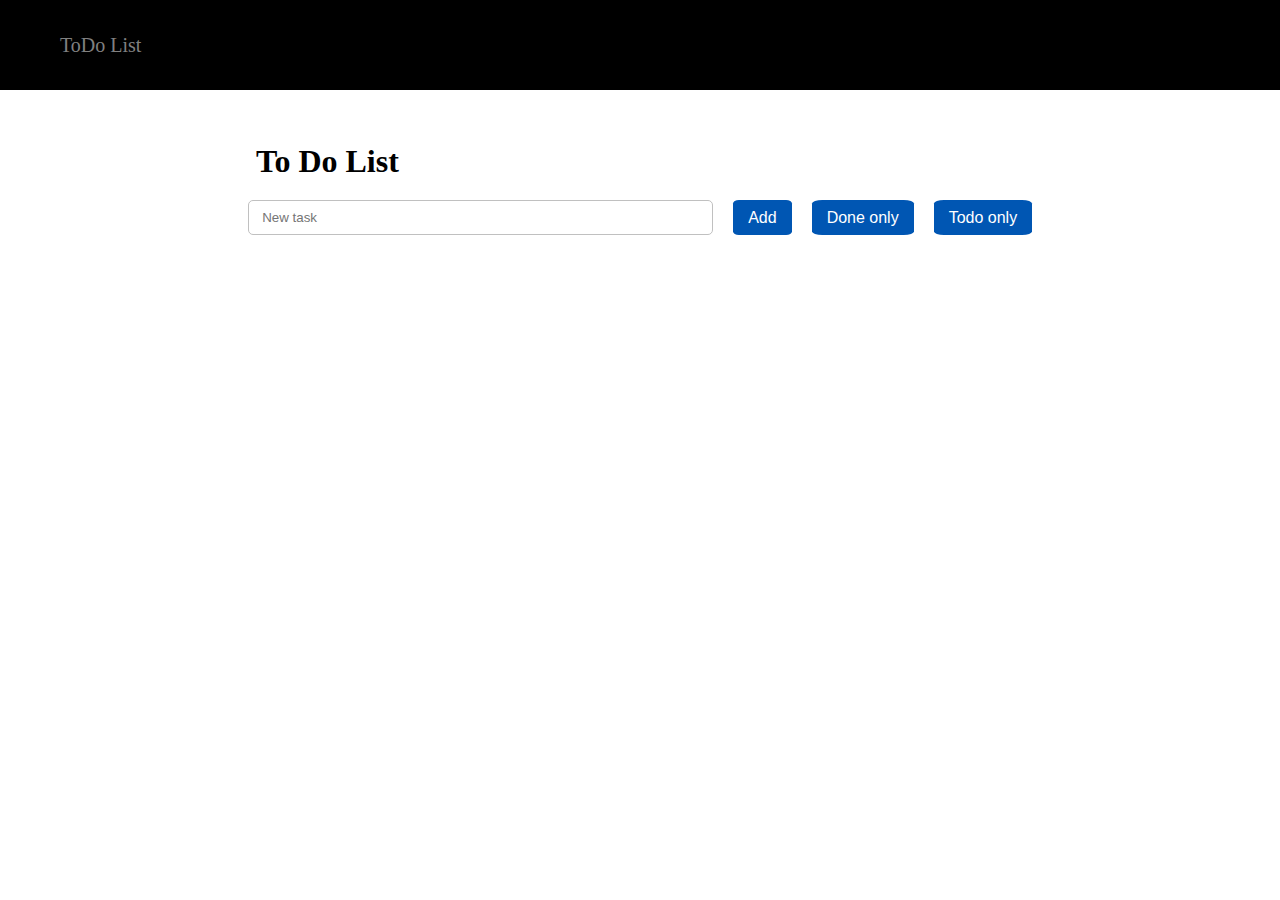
<file: lab3/index.html>
<!DOCTYPE html>
<html lang="en">
<head>
  <meta charset="UTF-8" />
  <meta name="viewport" content="width=device-width, initial-scale=1.0" />
  <link rel="stylesheet" href="styles.css" />
  <title>To Do List</title>
</head>
<body>

  <header class="header-container">
    <p id="header-title">ToDo List</p>
  </header>

  <div class="paragraph-container">
    <h1>To Do List</h1>
  </div>

  <main class="main-container">
    <div class="form-container">
      <form id="todo-form">
        <input type="text" id="todo-input" placeholder="New task" required />
        <button type="submit">Add</button>

        <!-- NEW: Filter buttons -->
        <button type="button" class="filter-btn" id="filter-done">Done only</button>
        <button type="button" class="filter-btn" id="filter-active">Todo only</button>
      </form>
    </div>

    <div class="task-container">
      <ul class="task-list" id="task-list"></ul>
    </div>
  </main>

  <script src="script.js"></script>
</body>
</html>
</file>
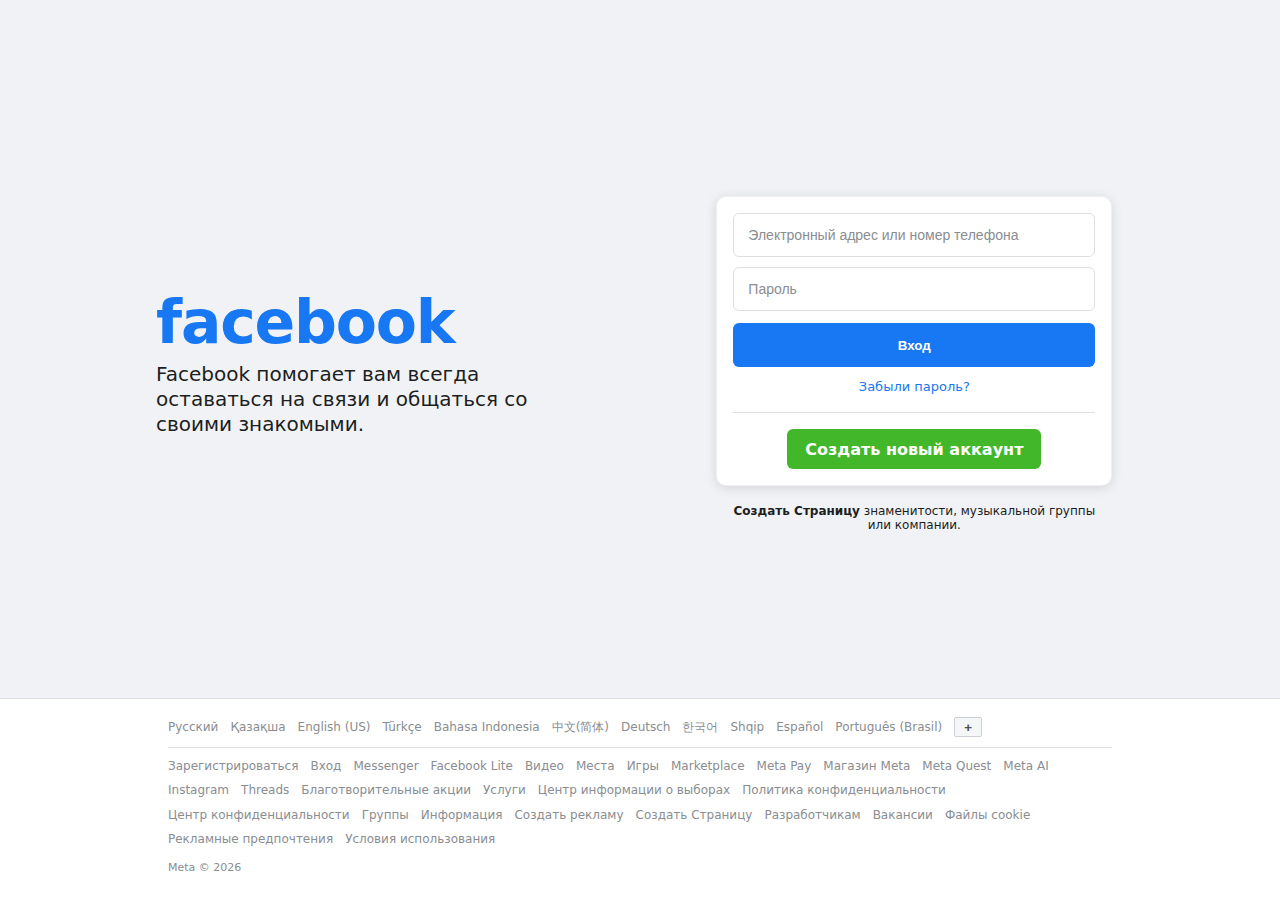
<file: lab2/task1/index.html>
<!doctype html>
<html lang="ru">
<head>
  <meta charset="utf-8" />
  <meta name="viewport" content="width=device-width, initial-scale=1" />
  <title>Task 1 — Facebook Login</title>
  <link rel="stylesheet" href="styles.css" />
</head>
<body>
  <div class="app">
    <main class="content" aria-label="Facebook login page mock">
      <section class="shell" aria-label="Login content">
        <div class="brand" aria-label="Facebook info">
          <h1 class="logo" aria-label="Facebook">facebook</h1>
          <p class="tagline">
            Facebook помогает вам всегда<br>
            оставаться на связи и общаться со<br>
            своими знакомыми.
          </p>
        </div>

        <section class="right" aria-label="Login side">
          <section class="card" aria-label="Login card">
            <form class="form" action="#" method="post" aria-label="Login form">
              <input
                class="input"
                id="email"
                name="email"
                type="text"
                autocomplete="username"
                required
                placeholder="Электронный адрес или номер телефона"
              />

              <input
                class="input"
                id="password" 
                name="password"
                type="password"
                autocomplete="current-password"
                required
                placeholder="Пароль"
              />

              <button class="btn btn-primary" type="submit">Вход</button>

              <a class="forgot" href="#" aria-label="Forgot password link">Забыли пароль?</a>

              <div class="divider" role="separator" aria-label="Divider"></div>

              <a class="btn btn-green" href="#" role="button" aria-label="Create new account link">
                Создать новый аккаунт
              </a>
            </form>
          </section>

          <p class="below">
            <a href="#" class="below-link">Создать Страницу</a> знаменитости, музыкальной группы<br>
            или компании.
          </p>
        </section>
      </section>
    </main>

    <footer class="footer" aria-label="Footer">
      <div class="footer-inner">
        <div class="langs" aria-label="Languages">
          <a href="#">Русский</a>
          <a href="#">Қазақша</a>
          <a href="#">English (US)</a>
          <a href="#">Türkçe</a>
          <a href="#">Bahasa Indonesia</a>
          <a href="#">中文(简体)</a>
          <a href="#">Deutsch</a>
          <a href="#">한국어</a>
          <a href="#">Shqip</a>
          <a href="#">Español</a>
          <a href="#">Português (Brasil)</a>
          <button class="more" aria-label="More languages">+</button>
        </div>

        <div class="links" aria-label="Links">
          <a href="#">Зарегистрироваться</a>
          <a href="#">Вход</a>
          <a href="#">Messenger</a>
          <a href="#">Facebook Lite</a>
          <a href="#">Видео</a>
          <a href="#">Места</a>
          <a href="#">Игры</a>
          <a href="#">Marketplace</a>
          <a href="#">Meta Pay</a>
          <a href="#">Магазин Meta</a>
          <a href="#">Meta Quest</a>
          <a href="#">Meta AI</a>
          <a href="#">Instagram</a>
          <a href="#">Threads</a>
          <a href="#">Благотворительные акции</a>
          <a href="#">Услуги</a>
          <a href="#">Центр информации о выборах</a>
          <a href="#">Политика конфиденциальности</a>
          <a href="#">Центр конфиденциальности</a>
          <a href="#">Группы</a>
          <a href="#">Информация</a>
          <a href="#">Создать рекламу</a>
          <a href="#">Создать Страницу</a>
          <a href="#">Разработчикам</a>
          <a href="#">Вакансии</a>
          <a href="#">Файлы cookie</a>
          <a href="#">Рекламные предпочтения</a>
          <a href="#">Условия использования</a>
        </div>

        <div class="copy">Meta © 2026</div>
      </div>
    </footer>
  </div>
</body>
</html>
</file>
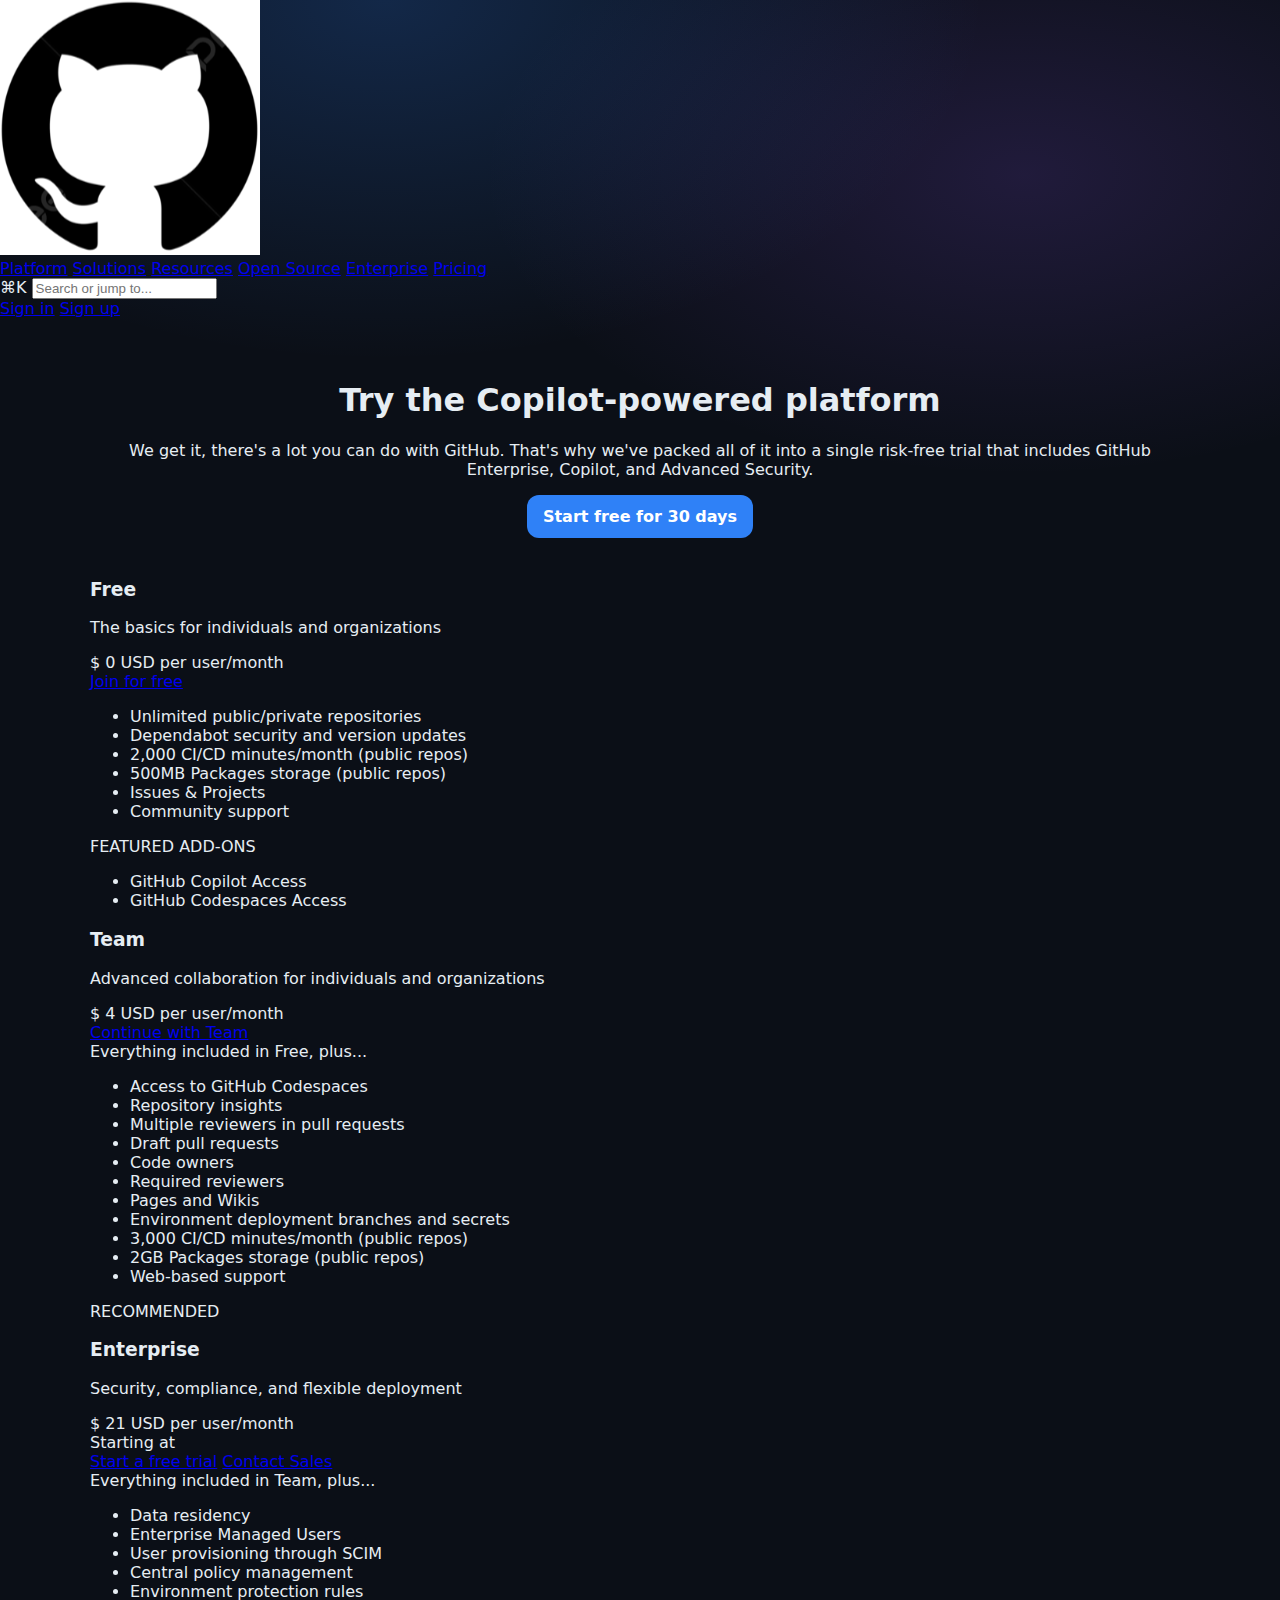
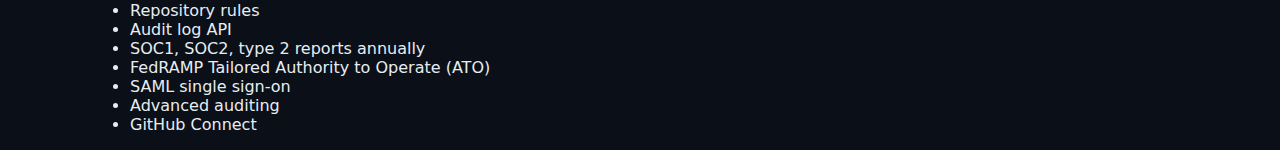
<file: lab2/task3/index.html>
<!doctype html>
<html lang="kk">
<head>
  <meta charset="utf-8" />
  <meta name="viewport" content="width=device-width, initial-scale=1" />
  <title>Pricing – Copy</title>
  <link rel="stylesheet" href="styles.css" />
</head>
<body>
  <header class="topbar">
    <div class="topbar-inner">
      <a class="logo" href="#">
        <!-- Осында өзің src-ке ссылка қоясың -->
        <img alt="Logo" src="images\logo.png" />
      </a>

      <nav class="navlinks">
        <a href="#">Platform</a>
        <a href="#">Solutions</a>
        <a href="#">Resources</a>
        <a href="#">Open Source</a>
        <a href="#">Enterprise</a>
        <a href="#">Pricing</a>
      </nav>

      <div class="spacer"></div>

      <div class="search">
        <span class="k">⌘K</span>
        <input type="text" placeholder="Search or jump to..." />
      </div>

      <div class="auth">
        <a href="#">Sign in</a>
        <a class="signup" href="#">Sign up</a>
      </div>
    </div>
  </header>

  <main class="wrap">
    <section class="hero">
      <h1>Try the Copilot-powered platform</h1>
      <p class="sub">
        We get it, there's a lot you can do with GitHub. That's why we've packed all of it into a single risk-free trial that includes GitHub Enterprise,
        Copilot, and Advanced Security.
      </p>
      <a class="cta" href="#">Start free for 30 days</a>
    </section>

    <section class="cards">
      <!-- Free -->
      <article class="card">
        <div class="inner">
          <h3>Free</h3>
          <p class="desc">The basics for individuals and organizations</p>

          <div class="price">
            <span class="currency">$</span>
            <span class="big">0</span>
            <span class="unit">USD per user/month</span>
          </div>
        </div>

        <div class="btn">
          <a class="btn-outline" href="#">Join for free</a>
        </div>

        <div class="list">
          <ul>
            <li>Unlimited public/private repositories</li>
            <li>Dependabot security and version updates</li>
            <li>2,000 CI/CD minutes/month (public repos)</li>
            <li>500MB Packages storage (public repos)</li>
            <li>Issues & Projects</li>
            <li>Community support</li>
          </ul>

          <div class="small-title">FEATURED ADD-ONS</div>
          <ul class="muted-ul">
            <li>GitHub Copilot Access</li>
            <li>GitHub Codespaces Access</li>
          </ul>
        </div>
      </article>

      <!-- Team -->
      <article class="card">
        <div class="inner">
          <h3>Team</h3>
          <p class="desc">Advanced collaboration for individuals and organizations</p>

          <div class="price">
            <span class="currency">$</span>
            <span class="big">4</span>
            <span class="unit">USD per user/month</span>
          </div>
        </div>

        <div class="btn">
          <a class="btn-dark" href="#">Continue with Team</a>
        </div>

        <div class="list">
          <div class="small-title">Everything included in Free, plus...</div>
          <ul>
            <li>Access to GitHub Codespaces</li>
            <li>Repository insights</li>
            <li>Multiple reviewers in pull requests</li>
            <li>Draft pull requests</li>
            <li>Code owners</li>
            <li>Required reviewers</li>
            <li>Pages and Wikis</li>
            <li>Environment deployment branches and secrets</li>
            <li>3,000 CI/CD minutes/month (public repos)</li>
            <li>2GB Packages storage (public repos)</li>
            <li>Web-based support</li>
          </ul>
        </div>
      </article>

      <!-- Enterprise -->
      <article class="card featured">
        <div class="ribbon">RECOMMENDED</div>

        <div class="inner">
          <h3>Enterprise</h3>
          <p class="desc">Security, compliance, and flexible deployment</p>

          <div class="price">
            <span class="currency">$</span>
            <span class="big">21</span>
            <span class="unit">USD per user/month</span>
          </div>
          <div class="starting">Starting at</div>
        </div>

        <div class="btn dual">
          <a class="btn-outline" href="#">Start a free trial</a>
          <a class="btn-light" href="#">Contact Sales</a>
        </div>

        <div class="list">
          <div class="small-title">Everything included in Team, plus...</div>
          <ul>
            <li>Data residency</li>
            <li>Enterprise Managed Users</li>
            <li>User provisioning through SCIM</li>
            <li>Central policy management</li>
            <li>Environment protection rules</li>
            <li>Repository rules</li>
            <li>Audit log API</li>
            <li>SOC1, SOC2, type 2 reports annually</li>
            <li>FedRAMP Tailored Authority to Operate (ATO)</li>
            <li>SAML single sign-on</li>
            <li>Advanced auditing</li>
            <li>GitHub Connect</li>
          </ul>
        </div>
      </article>
    </section>
  </main>
</body>
</html>
</file>
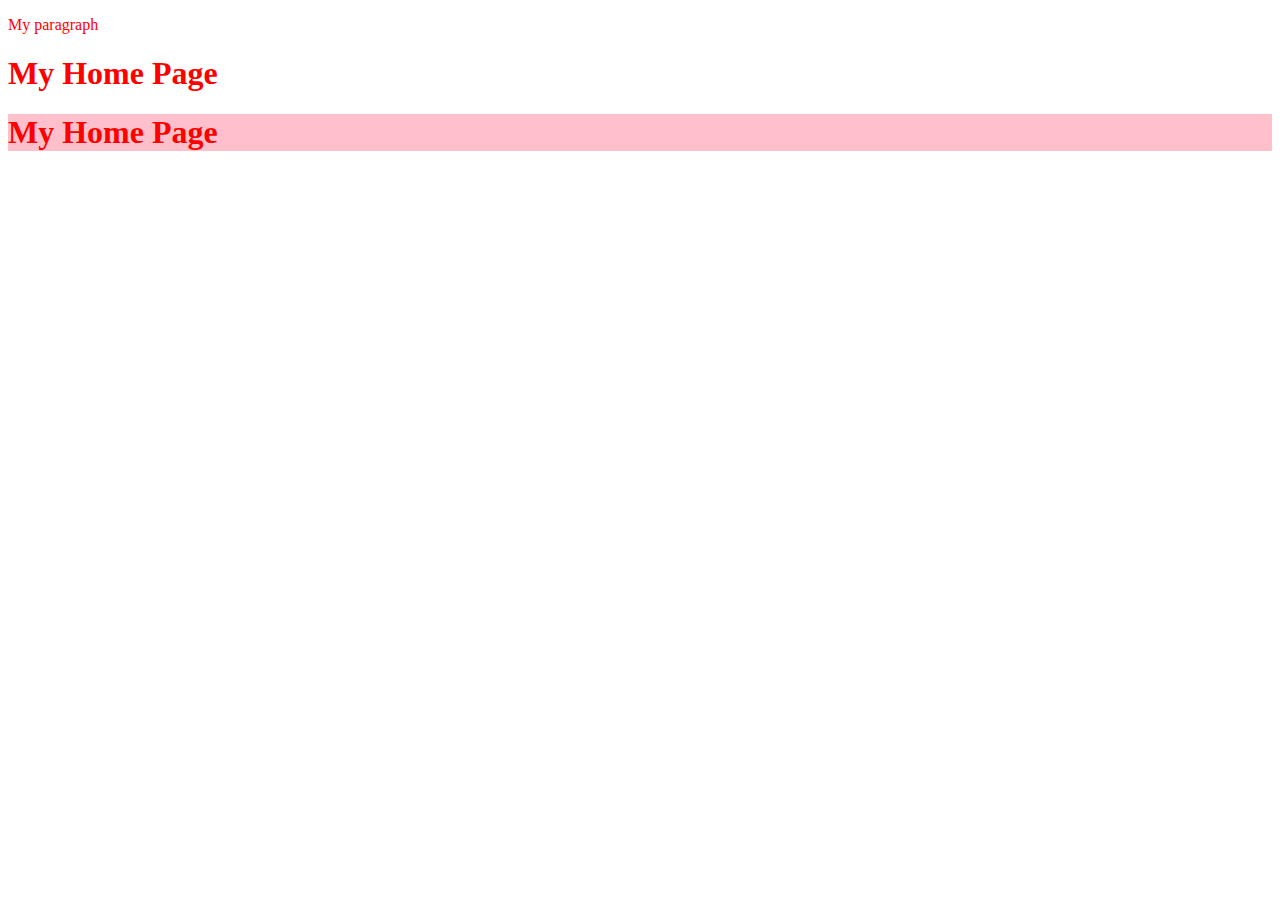
<file: Lab1/w3schools/classes.html>
<!--In the <style> section, create a class selector named "special".
Add a color property with the value "blue" inside the "special" class.-->
<!DOCTYPE html>
<html>
<head>
<style>
.special{
color:blue;
}

</style>
</head>
<body>
<p class="special">My paragraph</p>
</body>
</html>

<!--Add the correct class to make the H1 element red.-->
<!DOCTYPE html>
<html>
<head>
<style>
.mystyle {
    color:red;
    }
</style>
</head>
<body>
<h1 class="mystyle">My Home Page</h1>
</body>
</html>

<!-- Add two classes to the H1 element, to make the background pink and the color red. -->
<!DOCTYPE html>
<html>
<head>
<style>
.intro {background:pink;}
.special {color:red;}
</style>
</head>
<body>
<h1 class="intro special">My Home Page</h1>
</body>
</html>
</file>
<file: lab3/styles.css>
*, body, html {
    margin: 0;
    padding: 0;
}

.header-container {
    background-color: black;
    color: gray;
    height: 90px;
    font-size: 20px;
    display: flex;
    align-items: center;
    padding-left: 60px;
}

.main-container {
    display: flex;
    flex-direction: column;
    align-items: center;
}

.form-container {
    margin-top: 20px;
    margin-bottom: 20px;
}

#todo-form {
    display: flex;
    height: 35px;
    gap: 20px;

}

#todo-form button {
    padding: 5px 15px;
    font-size: 16px;
    cursor: pointer;
    background-color: #0056b3;
    border: none;
    color: white;
    border-radius: 10%;

}

#todo-form button:hover {
    background-color: #077BFF
}

#todo-form input {
    border: 1px solid silver;
    border-radius: 5px;
    width: 450px;
    padding-left: 1em;
}

.paragraph-container {
    display: flex;
    align-items: end;
    height: 10vh;
    margin-left: 20%;
}

.task-container {
    display: flex;
    align-self: start;
    flex-direction: column;
    gap: 10px;
    margin-left: 20%;
    margin-bottom: 30px;
    width: 900px;
}

.task-container li {
    display: flex;
    align-items: center;
    padding-left: 5%;
    padding-right: 1%;
    height: 60px;
    border-radius: 2px;
    border: 1px solid lightgray;
    gap: 12px;
}

.task-checkbox {
    width: 20px;
    height: 20px;
    cursor: pointer;
    accent-color: #0056b3;
}

.task-text {
    display: block;
    flex: 1;
    max-width: 900px;
}


.delete-btn {
    background: none;
    border: none;
    padding: 4px;
    cursor: pointer;
    display: flex;
    align-items: center;
    justify-content: center;
}

.delete-btn img {
    width: 24px;
    height: 24px;
    display: block;
}

.delete-btn:hover img {
    opacity: 0.8;
}

.task-container li.done .task-text {
    text-decoration: line-through;
    color: #888;
}


.done {
    text-decoration: line-through;
    color: #888;
}
</file>
<file: lab2/task1/styles.css>
* { box-sizing: border-box; }

:root{
  --bg: #f0f2f5;
  --text: #1c1e21;
  --muted: #606770;
  --card: #ffffff;
  --border: #dddfe2;
  --blue: #1877f2;
  --green: #42b72a;
}

body{
  margin: 0;
  font-family: system-ui, -apple-system, Segoe UI, Roboto, Arial, sans-serif;
  color: var(--text);
  background: var(--bg);
}

.app{
  min-height: 100vh;
  display: flex;
  flex-direction: column;
}

/* MAIN AREA */
.content{
  flex: 1;
  display: grid;
  place-items: center;
  padding: 70px 24px 40px;
}

.shell{
  width: min(980px, 100%);
  display: grid;
  grid-template-columns: 1.05fr 0.95fr;
  gap: 72px;
  align-items: center;
}

/* LEFT BRAND */
.brand{
  padding-left: 6px;
}

.logo{
  margin: 0;
  font-size: 60px;
  font-weight: 800;
  letter-spacing: -1.2px;
  color: var(--blue);
  line-height: 1;
}

.tagline{
  margin: 10px 0 0;
  font-size: 20px;
  line-height: 1.25;
  color: var(--text);
  max-width: 520px;
}

/* RIGHT CARD */
.right{
  display: grid;
  justify-items: center;
}

.card{
  width: 396px;
  background: var(--card);
  border-radius: 10px;
  padding: 16px;
  box-shadow: 0 2px 12px rgba(0,0,0,.12);
  border: 1px solid rgba(0,0,0,.06);
}

.form{
  display: grid;
  gap: 10px;
}

.input{
  width: 100%;
  height: 44px;
  border-radius: 6px;
  border: 1px solid var(--border);
  padding: 0 14px;
  font-size: 14px;
  outline: none;
  background: #fff;
}

.input::placeholder{ color: #8a8d91; }

.input:focus{
  border-color: rgba(24,119,242,.7);
  box-shadow: 0 0 0 3px rgba(24,119,242,.15);
}

.btn{
  display: inline-flex;
  align-items: center;
  justify-content: center;
  width: 100%;
  height: 44px;
  border-radius: 6px;
  border: 0;
  cursor: pointer;
  font-weight: 700;
  text-decoration: none;
  user-select: none;
}

.btn-primary{
  background: var(--blue);
  color: #fff;
  margin-top: 2px;
}

.btn-primary:hover{ filter: brightness(.97); }

.forgot{
  text-align: center;
  color: var(--blue);
  text-decoration: none;
  font-size: 13px;
  margin-top: 2px;
}

.forgot:hover{ text-decoration: underline; }

.divider{
  height: 1px;
  background: var(--border);
  margin: 8px 0 6px;
}

.btn-green{
  background: var(--green);
  color: #fff;
  width: fit-content;
  justify-self: center;
  padding: 0 18px;
  height: 40px;
  border-radius: 6px;
  font-weight: 700;
}

.btn-green:hover{ filter: brightness(.97); }

.below{
  margin: 18px 0 0;
  font-size: 12px;
  color: #1c1e21;
  text-align: center;
}

.below-link{
  color: #1c1e21;
  font-weight: 700;
  text-decoration: none;
}

.below-link:hover{ text-decoration: underline; }

/* FOOTER */
.footer{
  background: #fff;
  border-top: 1px solid #dddfe2;
  padding: 18px 0 26px;
}

.footer-inner{
  width: min(980px, 100%);
  margin: 0 auto;
  padding: 0 18px;
}

.langs, .links{
  display: flex;
  flex-wrap: wrap;
  gap: 8px 12px;
  align-items: center;
  font-size: 12px;
  line-height: 1.35;
}

.langs{
  padding-bottom: 10px;
  border-bottom: 1px solid #dddfe2;
  margin-bottom: 10px;
}

.langs a, .links a{
  color: #8a8d91;
  text-decoration: none;
}

.langs a:hover, .links a:hover{ text-decoration: underline; }

.more{
  border: 1px solid #ccd0d5;
  background: #f5f6f7;
  color: #4b4f56;
  width: 28px;
  height: 20px;
  border-radius: 2px;
  cursor: pointer;
  font-weight: 700;
  line-height: 1;
}

.copy{
  margin-top: 14px;
  font-size: 11px;
  color: #8a8d91;
}

/* RESPONSIVE */
@media (max-width: 980px){
  .content{ padding-top: 40px; }
  .shell{
    grid-template-columns: 1fr;
    gap: 22px;
    justify-items: center;
    text-align: center;
  }
  .brand{ padding-left: 0; }
  .tagline{ margin-inline: auto; }
  .card{ width: min(396px, 100%); }
}
</file>
<file: lab2/task3/styles.css>
* { box-sizing: border-box; }

:root{
  --bg: #0b0f17;
  --surface: #0f1623;
  --card: #0e1522;
  --border: rgba(255,255,255,.10);
  --text: #e6edf3;
  --muted: rgba(230,237,243,.72);
  --accent: #2f81f7;
  --accent2: #8250df;
}

body{
  margin: 0;
  font-family: system-ui, -apple-system, Segoe UI, Roboto, Arial, sans-serif;
  background: radial-gradient(1000px 600px at 30% 0%, rgba(47,129,247,.22), transparent 60%),
              radial-gradient(900px 500px at 80% 10%, rgba(130,80,223,.18), transparent 60%),
              var(--bg);
  color: var(--text);
}

.wrap{
  width: min(1100px, 92%);
  margin-inline: auto;
}

.header{
  padding: 14px 0;
  border-bottom: 1px solid var(--border);
  background: rgba(15,22,35,.55);
  backdrop-filter: blur(8px);
}

.mini{
  margin: 0;
  color: var(--muted);
  font-size: 13px;
}

.hero{
  padding: 42px 0 22px;
  text-align: center;
}

.hero-title{
  margin: 0;
  font-size: clamp(28px, 4vw, 44px);
  letter-spacing: -1px;
}

.hero-desc{
  margin: 12px auto 18px;
  max-width: 720px;
  color: var(--muted);
  line-height: 1.6;
}

.cta{
  display: inline-flex;
  align-items: center;
  justify-content: center;
  padding: 12px 16px;
  border-radius: 12px;
  background: var(--accent);
  color: #fff;
  text-decoration: none;
  font-weight: 800;
}
.cta:hover{ filter: brightness(.95); }

.tiers{
  margin-top: 18px;
  display: grid;
  grid-template-columns: repeat(3, 1fr);
  gap: 14px;
  align-items: stretch;
}

.tier{
  position: relative;
  background: rgba(14,21,34,.85);
  border: 1px solid var(--border);
  border-radius: 16px;
  padding: 18px;
  display: grid;
  gap: 12px;
  min-height: 360px;
}

.tier-top{ display: grid; gap: 4px; }
.tier-name{ margin: 0; font-size: 18px; }
.tier-sub{ margin: 0; color: var(--muted); font-size: 13px; }

.price{ margin: 2px 0 0; }
.money{ font-size: 34px; font-weight: 900; letter-spacing: -1px; }
.per{ color: var(--muted); font-size: 13px; margin-left: 6px; }

.features{
  margin: 0;
  padding-left: 18px;
  color: var(--muted);
  display: grid;
  gap: 8px;
  font-size: 14px;
}

.tier-btn{
  margin-top: auto;
  display: inline-flex;
  align-items: center;
  justify-content: center;
  padding: 12px 14px;
  border-radius: 12px;
  border: 1px solid rgba(255,255,255,.16);
  color: var(--text);
  text-decoration: none;
  font-weight: 800;
  background: transparent;
}
.tier-btn:hover{ background: rgba(255,255,255,.06); }

.tier-btn-solid{
  background: var(--accent);
  border-color: transparent;
}
.tier-btn-solid:hover{ filter: brightness(.95); }

.tier-popular{
  border-color: rgba(47,129,247,.55);
  box-shadow: 0 0 0 3px rgba(47,129,247,.18);
}

.badge{
  position: absolute;
  top: 14px;
  right: 14px;
  font-size: 12px;
  font-weight: 800;
  padding: 6px 10px;
  border-radius: 999px;
  color: #fff;
  background: linear-gradient(90deg, var(--accent), var(--accent2));
}

.addons{
  margin: 46px 0 60px;
}

.addons-title{
  margin: 0;
  font-size: 22px;
}
.addons-desc{
  margin: 8px 0 18px;
  color: var(--muted);
}

.addon-grid{
  display: grid;
  grid-template-columns: repeat(3, 1fr);
  gap: 14px;
}

.addon{
  border: 1px solid var(--border);
  background: rgba(15,22,35,.65);
  border-radius: 16px;
  padding: 16px;
  display: grid;
  gap: 8px;
}

.addon-name{ margin: 0; font-size: 16px; }
.addon-text{ margin: 0; color: var(--muted); line-height: 1.5; }
.addon-meta{ color: rgba(255,255,255,.80); font-weight: 800; font-size: 13px; }

.footer{
  border-top: 1px solid var(--border);
  padding: 18px 0;
  color: var(--muted);
}

@media (max-width: 980px){
  .tiers{ grid-template-columns: 1fr; }
  .addon-grid{ grid-template-columns: 1fr; }
  .hero{ text-align: left; }
}
</file>
